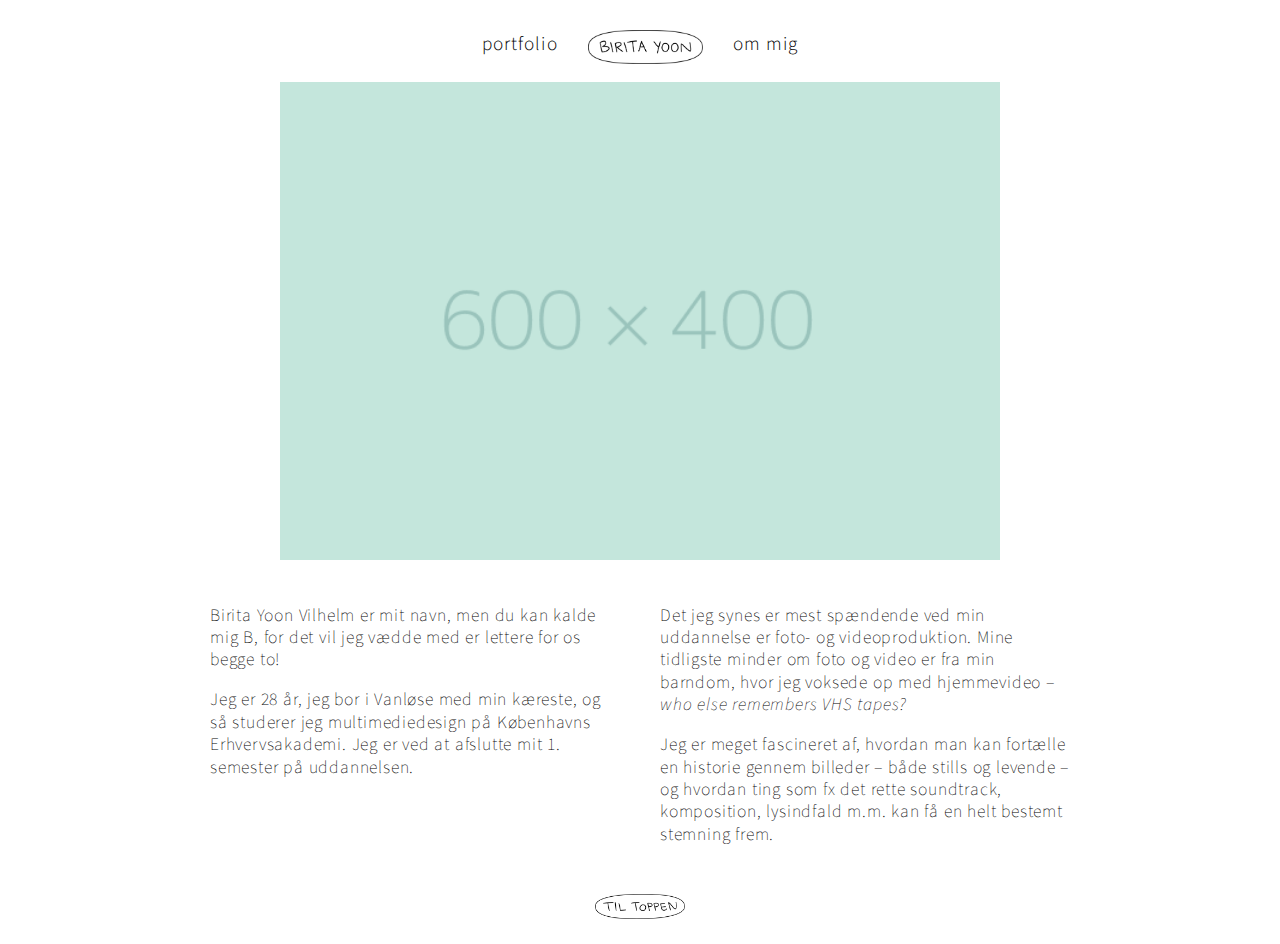
<file: om.html>
<!DOCTYPE html>
<html lang="da">

<head>
    <meta charset="utf-8">
    <meta name="viewport" content="width=device-width, initial-scale=1.0">
    <title>Birita Yoon – Portfolioeksamen</title>
    <meta name="robots" content="noindex">

    <link rel="preconnect" href="https://fonts.gstatic.com">
    <link href="https://fonts.googleapis.com/css2?family=Source+Sans+Pro:wght@200;300;400&display=swap" rel="stylesheet">
</head>


<body>

    <header>
        <nav>
            <div id="menu">
                <a href="portfolio.html" id="link2">portfolio</a>
                <a href="index.html" id="link1"><img src="billeder/favicon.png" alt="favicon"></a>
                <a href="om.html" id="link3">om mig</a>
            </div>
        </nav>
    </header>


    <div id="meee">
        <img src="billeder/mig.png" alt="portræt">
    </div>

    <div id="om">
        <div class="col1">
            <p>Birita Yoon Vilhelm er mit navn, men du kan kalde mig B, for det vil jeg vædde med er lettere for os begge to!
            </p>

            <p>Jeg er 28 år, jeg bor i Vanløse med min kæreste, og så studerer jeg multimediedesign på Københavns Erhvervsakademi. Jeg er ved at afslutte mit 1. semester på uddannelsen.</p>
        </div>

        <div class="col2">
            <p>Det jeg synes er mest spændende ved min uddannelse er foto- og videoproduktion. Mine tidligste minder om foto og video er fra min barndom, hvor jeg voksede op med hjemmevideo – <i>who else remembers VHS tapes?</i></p>

            <p>Jeg er meget fascineret af, hvordan man kan fortælle en historie gennem billeder – både stills og levende – og hvordan ting som fx det rette soundtrack, komposition, lysindfald m.m. kan få en helt bestemt stemning frem.</p>
        </div>
    </div>




    <footer>
        <a href="#top" id="footer_link"><img src="billeder/tiltoppen.png" alt="til toppen"></a>
    </footer>



    <link rel="stylesheet" href="style.css">

</body>




</html>
</file>
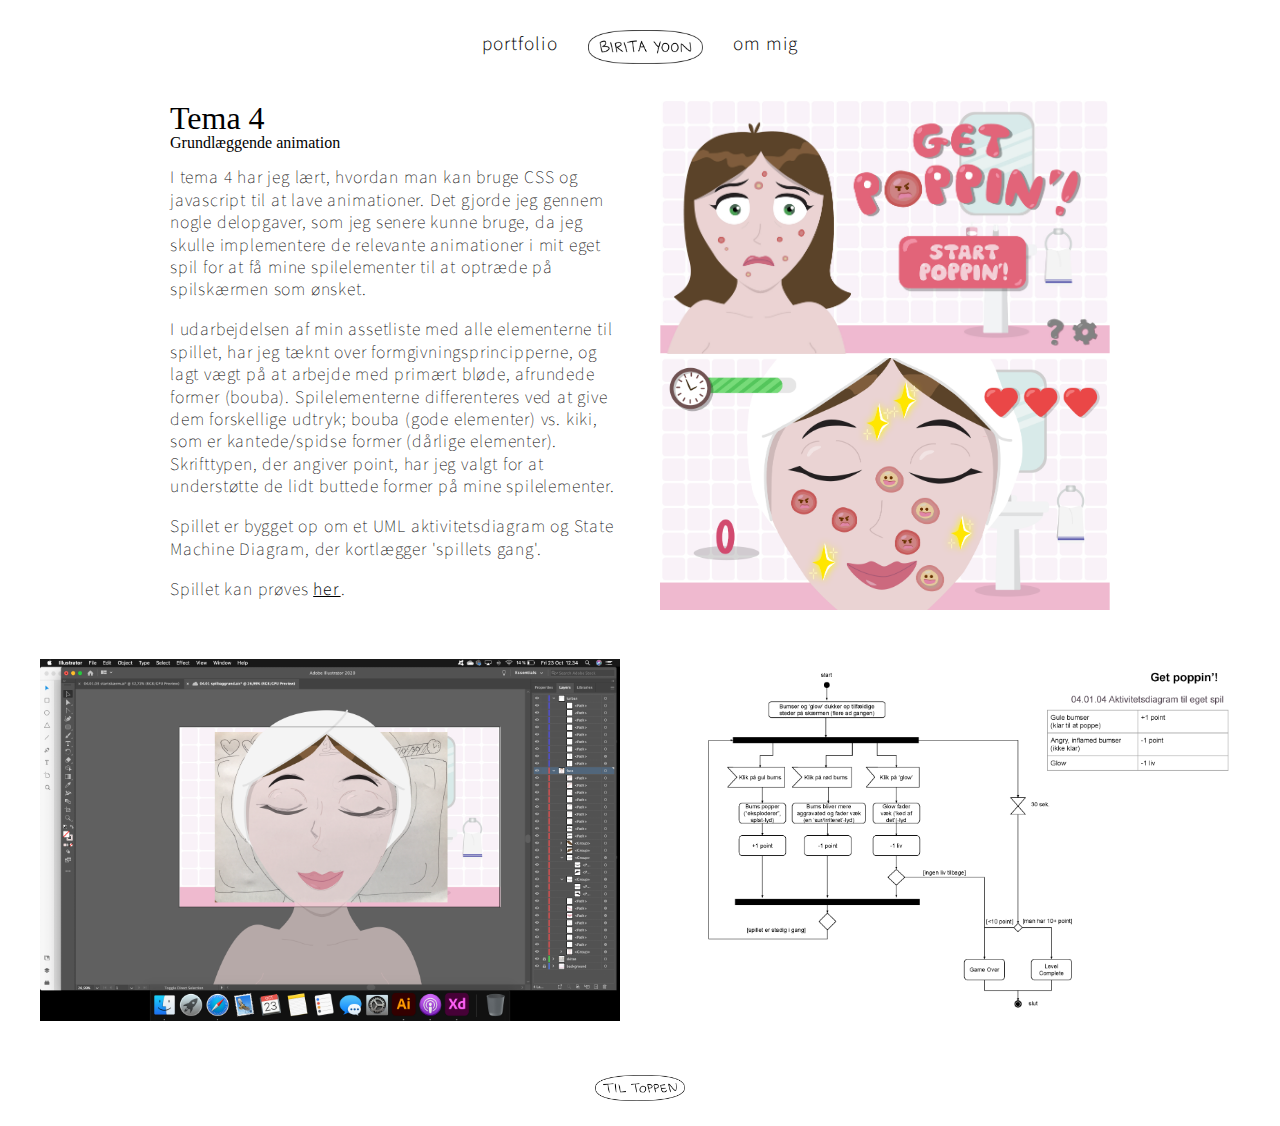
<file: tema4.html>
<!DOCTYPE html>
<html lang="da">

<head>
    <meta charset="utf-8">
    <meta name="viewport" content="width=device-width, initial-scale=1.0">
    <title>Birita Yoon – Portfolioeksamen</title>
    <meta name="robots" content="noindex">

    <link rel="preconnect" href="https://fonts.gstatic.com">
    <link href="https://fonts.googleapis.com/css2?family=Source+Sans+Pro:wght@200;300;400&display=swap" rel="stylesheet">
</head>


<body>
    <a id="top"></a>

    <header>
        <nav>
            <div id="menu">
                <a href="portfolio.html" id="link2">portfolio</a>
                <a href="index.html" id="link1"><img src="billeder/favicon.png" alt="favicon"></a>
                <a href="om.html" id="link3">om mig</a>
            </div>
        </nav>
    </header>


    <div id="om_tema1">
        <div class="col1">
            <h1>Tema 4</h1>
            <h2>Grundlæggende animation</h2>

            <p>I tema 4 har jeg lært, hvordan man kan bruge CSS og javascript til at lave animationer. Det gjorde jeg gennem nogle delopgaver, som jeg senere kunne bruge, da jeg skulle implementere de relevante animationer i mit eget spil for at få mine spilelementer til at optræde på spilskærmen som ønsket.</p>

            <p>I udarbejdelsen af min assetliste med alle elementerne til spillet, har jeg tæknt over formgivningsprincipperne, og lagt vægt på at arbejde med primært bløde, afrundede former (bouba). Spilelementerne differenteres ved at give dem forskellige udtryk; bouba (gode elementer) vs. kiki, som er kantede/spidse former (dårlige elementer). Skrifttypen, der angiver point, har jeg valgt for at understøtte de lidt buttede former på mine spilelementer.</p>

            <p>Spillet er bygget op om et UML aktivitetsdiagram og State Machine Diagram, der kortlægger 'spillets gang'.</p>

            <p>Spillet kan prøves <a href="https://biritayoon.dk/kea/04_animation/spil/index.html">her</a>.</p>
        </div>

        <div class="col2">
            <img src="billeder/tema4/startskaerm.jpg" alt="startskærm">
            <img src="billeder/tema4/spil.png" alt="spilskærm">
        </div>
    </div>


    <div id="om_tema2">
        <div class="col1">
            <img src="billeder/tema4/spilproces.png" alt="photoshop proces">
        </div>

        <div class="col2">
            <img src="billeder/tema4/aktivitetsdiagram.png" alt="skitse af spil">
        </div>
    </div>




    <footer>
        <a href="#top" id="footer_link"><img src="billeder/tiltoppen.png" alt="til toppen"></a>
    </footer>



    <link rel="stylesheet" href="style.css">

</body>

</html>
</file>
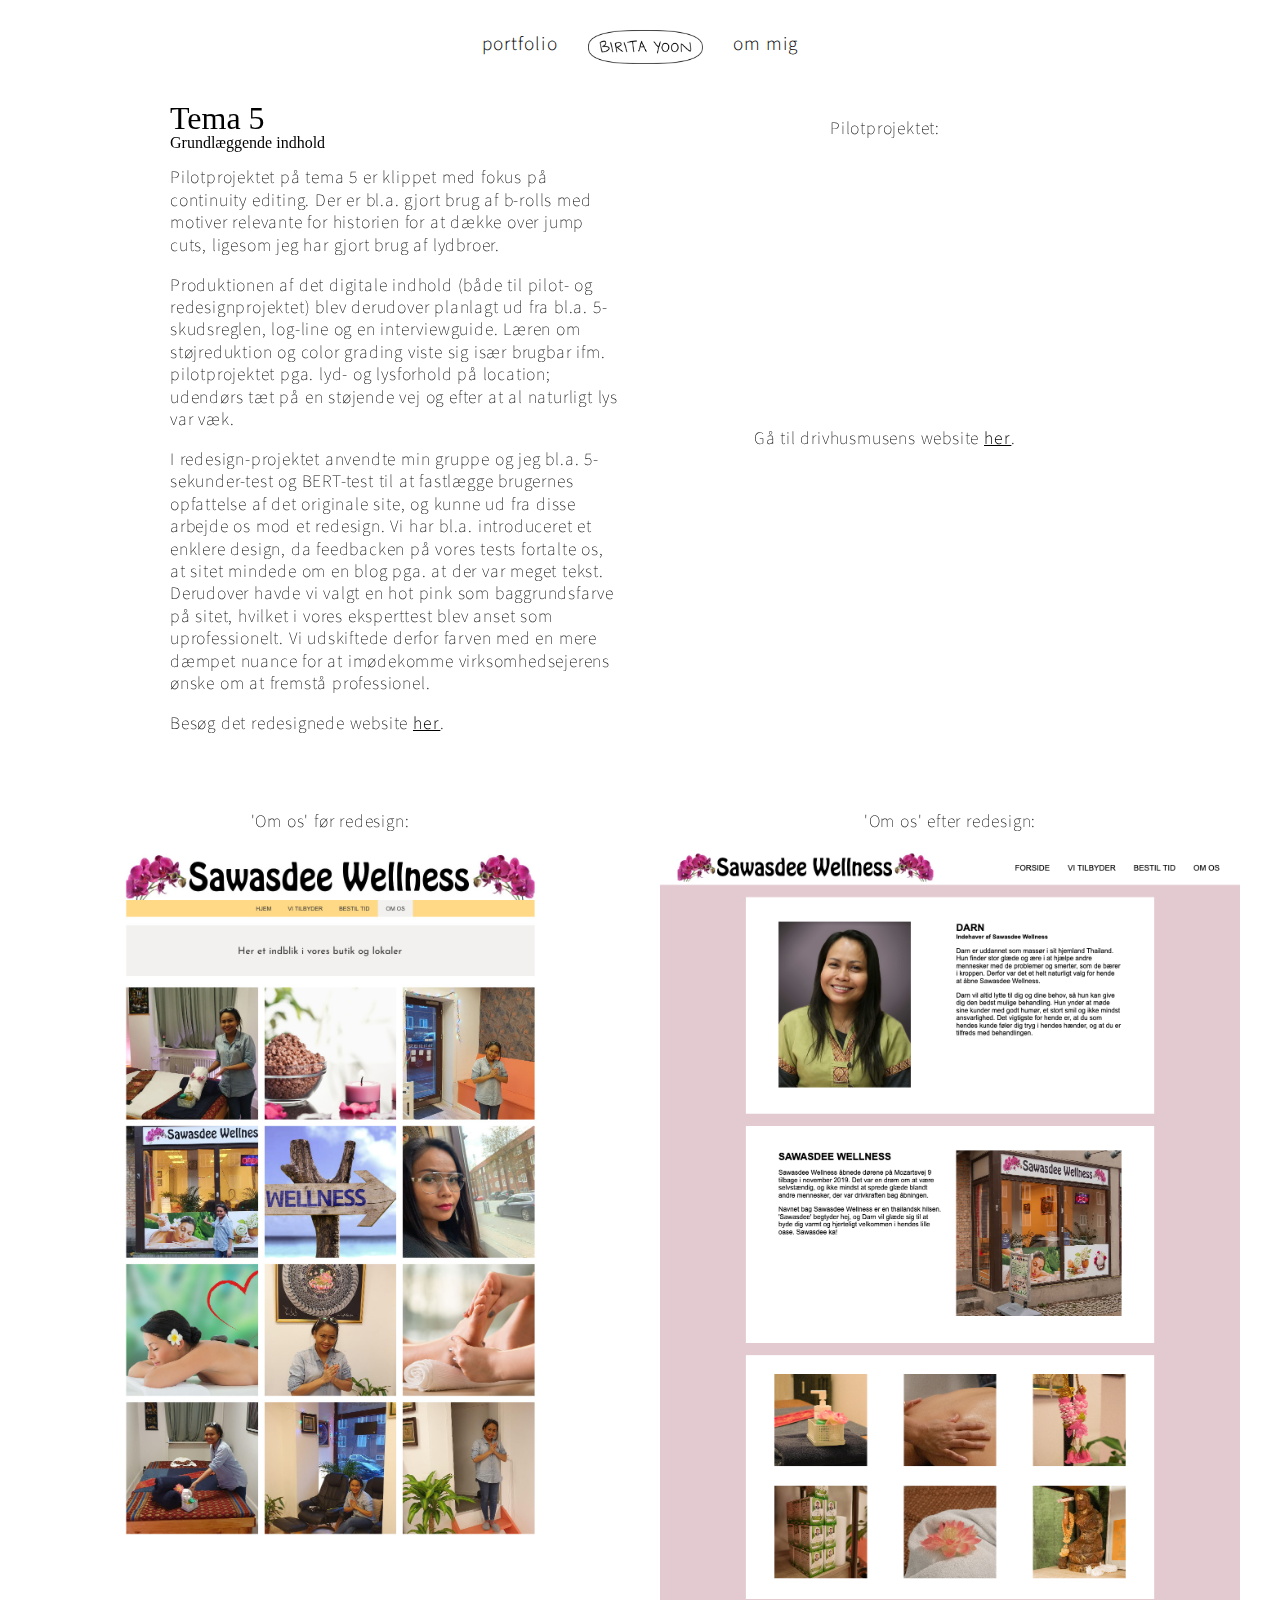
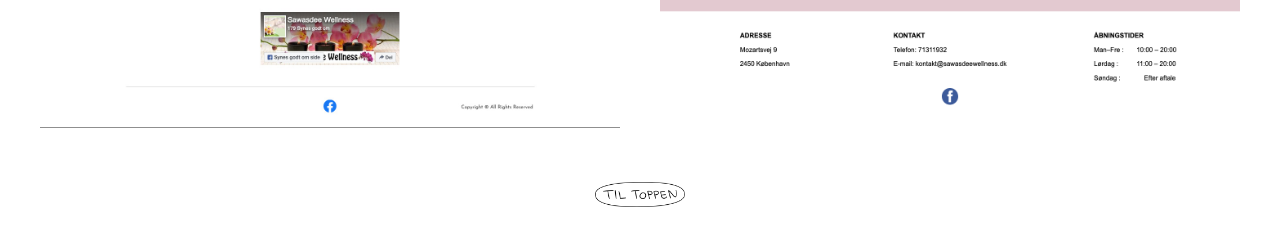
<file: tema5.html>
<!DOCTYPE html>
<html lang="da">

<head>
    <meta charset="utf-8">
    <meta name="viewport" content="width=device-width, initial-scale=1.0">
    <title>Birita Yoon – Portfolioeksamen</title>
    <meta name="robots" content="noindex">

    <link rel="preconnect" href="https://fonts.gstatic.com">
    <link href="https://fonts.googleapis.com/css2?family=Source+Sans+Pro:wght@200;300;400&display=swap" rel="stylesheet">
</head>


<body>
    <a id="top"></a>

    <header>
        <nav>
            <div id="menu">
                <a href="portfolio.html" id="link2">portfolio</a>
                <a href="index.html" id="link1"><img src="billeder/favicon.png" alt="favicon"></a>
                <a href="om.html" id="link3">om mig</a>
            </div>
        </nav>
    </header>


    <div id="om_tema1">
        <div class="col1">
            <h1>Tema 5</h1>
            <h2>Grundlæggende indhold</h2>

            <p>Pilotprojektet på tema 5 er klippet med fokus på continuity editing. Der er bl.a. gjort brug af b-rolls med motiver relevante for historien for at dække over jump cuts, ligesom jeg har gjort brug af lydbroer.</p>

            <p>Produktionen af det digitale indhold (både til pilot- og redesignprojektet) blev derudover planlagt ud fra bl.a. 5-skudsreglen, log-line og en interviewguide. Læren om støjreduktion og color grading viste sig især brugbar ifm. pilotprojektet pga. lyd- og lysforhold på location; udendørs tæt på en støjende vej og efter at al naturligt lys var væk.</p>

            <p>I redesign-projektet anvendte min gruppe og jeg bl.a. 5-sekunder-test og BERT-test til at fastlægge brugernes opfattelse af det originale site, og kunne ud fra disse arbejde os mod et redesign. Vi har bl.a. introduceret et enklere design, da feedbacken på vores tests fortalte os, at sitet mindede om en blog pga. at der var meget tekst. Derudover havde vi valgt en hot pink som baggrundsfarve på sitet, hvilket i vores eksperttest blev anset som uprofessionelt. Vi udskiftede derfor farven med en mere dæmpet nuance for at imødekomme virksomhedsejerens ønske om at fremstå professionel.</p>

            <p>Besøg det redesignede website <a href="https://gallant-fermi-fba485.netlify.app">her</a>.</p>
        </div>

        <div class="col2">
            <p class="picinfo">Pilotprojektet:</p>
            <div id="video_container">
                <div id="video">
                    <iframe width="560" height="315" src="https://www.youtube.com/embed/3jsvPeeiw-I" allow="accelerometer; autoplay; clipboard-write; encrypted-media; gyroscope; picture-in-picture" allowfullscreen></iframe>
                </div>
            </div>

            <p class="picinfo">Gå til drivhusmusens website <a href="https://biritayoon.dk/drivhusmusen">her</a>.</p>
        </div>
    </div>


    <div id="om_tema2">
        <div class="col1">
            <p class="picinfo">'Om os' før redesign:</p>
            <img src="billeder/tema5/om_foer.jpg" alt="billede her">
        </div>

        <div class="col2">
            <p class="picinfo">'Om os' efter redesign:</p>
            <img src="billeder/tema5/om_efter.png" alt="billede her">
        </div>
    </div>




    <footer>
        <a href="#top" id="footer_link"><img src="billeder/tiltoppen.png" alt="til toppen"></a>
    </footer>




    <link rel="stylesheet" href="style.css">

</body>


</html>
</file>
<file: style.css>
body {
    margin: 0 auto;
    background-color: white;
}

header img {
    width: 115px;
}


p {
    color: #000000;
    text-decoration: none;
    font-family: 'Source Sans Pro', sans-serif;
    font-size: 0.8rem;
    font-weight: 200;
    letter-spacing: 0.05rem;
    line-height: 1.4rem;
}


h1 {
    font-family: temeraire, serif;
    font-weight: 400;
    font-style: normal;
    margin: auto;
    font-size: 1.4rem;
}

h2 {
    font-family: temeraire, serif;
    font-weight: 400;
    font-style: normal;
    margin: 0;
    line-height: 0.8;
    font-size: .9rem;
}


img {
    max-width: 100%;
    height: auto;
}

.hide {
    display: none;
}



/* MENU */
#menu {
    top: 0;
    padding-top: 20px;
    margin: 0;
    display: flex;
    flex-direction: row;
    justify-content: center;
}


/* STYLING AF LINKS */

a:link {
    color: #000000;
    text-decoration: none;
    font-family: 'Source Sans Pro', sans-serif;
    font-size: 1.1rem;
    font-weight: 200;
    letter-spacing: 0.07rem;
    padding: 10px;
}

a:visited {
    color: #000000;
}

a:active {
    color: #000000;
}


p a:link {
    text-decoration: underline;
    font-size: 0.8rem;
    padding: 0;
}



#footer_link {
    font-size: 0.8rem;
    display: block;
    text-align: center;
    padding-bottom: 20px;
}

footer img {
    width: 80px;
}

#herknap {
    width: 35px;
}



/* FORSIDE */

#b {
    position: absolute;
    width: 20px;
    height: 20px;
    background-image: url(billeder/bogstaver/b.png);
    background-size: 100%;

    top: 41.6vw;
    left: 14.8vw;
    transform: rotate(-22.2deg);
}

#i {
    position: absolute;
    width: 20px;
    height: 20px;
    background-image: url(billeder/bogstaver/i.png);
    background-size: 100%;

    top: 39.5vw;
    left: 19.8vw;
    transform: rotate(-4.2deg);
}

#r {
    position: absolute;
    width: 20px;
    height: 20px;
    background-image: url(billeder/bogstaver/r.png);
    background-size: 100%;

    top: 39.1vw;
    left: 24.4vw;
    transform: rotate(11.8deg);
}

#i2 {
    position: absolute;
    width: 20px;
    height: 20px;
    background-image: url(billeder/bogstaver/i.png);
    background-size: 100%;

    top: 39.8vw;
    left: 29.1vw;
    transform: rotate(24.8deg);
}

#t {
    position: absolute;
    width: 20px;
    height: 20px;
    background-image: url(billeder/bogstaver/t.png);
    background-size: 100%;

    top: 41.2vw;
    left: 33.6vw;
    transform: rotate(12.8deg);
}

#a {
    position: absolute;
    width: 20px;
    height: 20px;
    background-image: url(billeder/bogstaver/a.png);
    background-size: 100%;

    top: 39.8vw;
    left: 40.8vw;
    transform: rotate(-13.5deg);
}


#y {
    position: absolute;
    width: 20px;
    height: 20px;
    background-image: url(billeder/bogstaver/y.png);
    background-size: 100%;

    top: 54.5vw;
    left: 40.5vw;
    transform: rotate(8.8deg);
}

#o {
    position: absolute;
    width: 20px;
    height: 20px;
    background-image: url(billeder/bogstaver/o.png);
    background-size: 100%;

    top: 54.6vw;
    left: 46vw;
    transform: rotate(17.8deg);
}

#o2 {
    position: absolute;
    width: 20px;
    height: 20px;
    background-image: url(billeder/bogstaver/o.png);
    background-size: 100%;

    top: 56.3vw;
    left: 51vw;
    transform: rotate(27.8deg);
}

#n {
    position: absolute;
    width: 20px;
    height: 20px;
    background-image: url(billeder/bogstaver/n.png);
    background-size: 100%;

    top: 56.5vw;
    left: 58vw;
    transform: rotate(3.8deg);
}

#s {
    position: absolute;
    width: 20px;
    height: 20px;
    background-image: url(billeder/bogstaver/s.png);
    background-size: 100%;

    top: 54.7vw;
    left: 64.2vw;
    transform: rotate(-11.2deg);
}


#p {
    position: absolute;
    width: 20px;
    height: 20px;
    background-image: url(billeder/bogstaver/p.png);
    background-size: 100%;

    top: 75vw;
    left: 26.4vw;
    transform: rotate(-12.2deg);
}

#o3 {
    position: absolute;
    width: 20px;
    height: 20px;
    background-image: url(billeder/bogstaver/o.png);
    background-size: 100%;

    top: 71.5vw;
    left: 32.3vw;
    transform: rotate(-2.2deg);
}

#r2 {
    position: absolute;
    width: 20px;
    height: 20px;
    background-image: url(billeder/bogstaver/r.png);
    background-size: 100%;

    top: 73vw;
    left: 39.5vw;
    transform: rotate(25.8deg);
}

#t2 {
    position: absolute;
    width: 20px;
    height: 20px;
    background-image: url(billeder/bogstaver/t.png);
    background-size: 100%;

    top: 75.5vw;
    left: 46vw;
    transform: rotate(13.8deg);
}

#f {
    position: absolute;
    width: 20px;
    height: 20px;
    background-image: url(billeder/bogstaver/f.png);
    background-size: 100%;

    top: 74vw;
    left: 53vw;
    transform: rotate(2.8deg);
}

#o4 {
    position: absolute;
    width: 20px;
    height: 20px;
    background-image: url(billeder/bogstaver/o.png);
    background-size: 100%;

    top: 73vw;
    left: 59.7vw;
    transform: rotate(-2.2deg);
}

#l {
    position: absolute;
    width: 20px;
    height: 20px;
    background-image: url(billeder/bogstaver/l.png);
    background-size: 100%;

    top: 73vw;
    left: 67vw;
    transform: rotate(16.8deg)
}

#i3 {
    position: absolute;
    width: 20px;
    height: 20px;
    background-image: url(billeder/bogstaver/i.png);
    background-size: 100%;

    top: 75vw;
    left: 72vw;
    transform: rotate(6.8deg);
}

#o5 {
    position: absolute;
    width: 20px;
    height: 20px;
    background-image: url(billeder/bogstaver/o.png);
    background-size: 100%;

    top: 73.5vw;
    left: 79.1vw;
    transform: rotate(0.8deg);
}





/* PORTFOLIO */
#portfolio {
    margin: 0 15px;
}




/* OM MIG */

#meee {
    display: flex;
    justify-content: center;
}

#meee img {
    width: 70%;
}

#om {
    margin: 30px 30px 20px;
}





/* TEMA-SIDER */
#om_tema1 {
    margin: 0px 30px 40px;
}

#om_tema2 {
    margin: 20px 20px 0 20px;
}


.picinfo {
    text-align: center;
}


/* DRIVHUSMUSEN VIDEO */

#video_container {
    position: relative;
    height: 0;
    padding-bottom: 56.25%;
    z-index: -1;
}

#video iframe {
    width: 100%;
    height: 100%;
    position: absolute;
    top: 0;
    left: 0;
    border: none;

}







/* MEDIA QUERY TIL desktop....... LAVES OM TIL 'TABLET'..... sørg for at rykke de relevante ting ned i dekstop media query længere nede */

@media screen and (min-width: 700px) {

    p {
        color: #000000;
        text-decoration: none;
        font-family: 'Source Sans Pro', sans-serif;
        font-size: 1.1rem;
        font-weight: 200;
        letter-spacing: 0.05rem;
        line-height: 1.4rem;
    }

    h1 {
        font-family: temeraire, serif;
        font-weight: 400;
        font-style: normal;
        margin: auto;
        font-size: 2rem;
    }

    h2 {
        font-family: temeraire, serif;
        font-weight: 400;
        font-style: normal;
        margin: 0;
        line-height: 0.8;
        font-size: 1rem;
    }


    /* MENU */

    #menu {
        position: fixed;
        width: 100%;
        background-color: white;
    }

    a:link {
        color: #000000;
        text-decoration: none;
        font-family: 'Source Sans Pro', sans-serif;
        font-size: 1.2rem;
        font-weight: 300;
        letter-spacing: 0.07rem;
        padding: 10px 15px;
    }

    nav a:hover:nth-child(odd) {
        color: #8d8d8d;
        /*text-decoration: underline;*/
    }


    p a:link {
        text-decoration: underline;
        font-size: 1.1rem;
    }

    footer img {
        width: 90px;
    }


    #herknap {
        width: 40px;
    }






    /* FORSIDE */

    #b {
        position: absolute;
        width: 20px;
        height: 20px;
        background-image: url(billeder/bogstaver/b.png);
        background-size: 100%;

        top: 21.6vw;
        left: 24.8vw;
        transform: rotate(-22.2deg);
    }

    #i {
        position: absolute;
        width: 20px;
        height: 20px;
        background-image: url(billeder/bogstaver/i.png);
        background-size: 100%;

        top: 19.5vw;
        left: 28.8vw;
        transform: rotate(-4.2deg);
    }

    #r {
        position: absolute;
        width: 20px;
        height: 20px;
        background-image: url(billeder/bogstaver/r.png);
        background-size: 100%;

        top: 19.1vw;
        left: 33.4vw;
        transform: rotate(11.8deg);
    }

    #i2 {
        position: absolute;
        width: 20px;
        height: 20px;
        background-image: url(billeder/bogstaver/i.png);
        background-size: 100%;

        top: 19.8vw;
        left: 38.1vw;
        transform: rotate(24.8deg);
    }

    #t {
        position: absolute;
        width: 20px;
        height: 20px;
        background-image: url(billeder/bogstaver/t.png);
        background-size: 100%;

        top: 21.2vw;
        left: 42.6vw;
        transform: rotate(12.8deg);
    }

    #a {
        position: absolute;
        width: 20px;
        height: 20px;
        background-image: url(billeder/bogstaver/a.png);
        background-size: 100%;

        top: 19.8vw;
        left: 47.8vw;
        transform: rotate(-13.5deg);
    }


    #y {
        position: absolute;
        width: 20px;
        height: 20px;
        background-image: url(billeder/bogstaver/y.png);
        background-size: 100%;

        top: 19vw;
        left: 55.5vw;
        transform: rotate(8.8deg);
    }

    #o {
        position: absolute;
        width: 20px;
        height: 20px;
        background-image: url(billeder/bogstaver/o.png);
        background-size: 100%;

        top: 19.1vw;
        left: 60vw;
        transform: rotate(17.8deg);
    }

    #o2 {
        position: absolute;
        width: 20px;
        height: 20px;
        background-image: url(billeder/bogstaver/o.png);
        background-size: 100%;

        top: 20.6vw;
        left: 64vw;
        transform: rotate(27.8deg);
    }

    #n {
        position: absolute;
        width: 20px;
        height: 20px;
        background-image: url(billeder/bogstaver/n.png);
        background-size: 100%;

        top: 20.5vw;
        left: 69vw;
        transform: rotate(3.8deg);
    }

    #s {
        position: absolute;
        width: 20px;
        height: 20px;
        background-image: url(billeder/bogstaver/s.png);
        background-size: 100%;

        top: 19.2vw;
        left: 73.2vw;
        transform: rotate(-11.2deg);
    }


    #p {
        position: absolute;
        width: 20px;
        height: 20px;
        background-image: url(billeder/bogstaver/p.png);
        background-size: 100%;

        top: 30vw;
        left: 30vw;
        transform: rotate(-18.2deg);
    }

    #o3 {
        position: absolute;
        width: 20px;
        height: 20px;
        background-image: url(billeder/bogstaver/o.png);
        background-size: 100%;

        top: 28.5vw;
        left: 35vw;
        transform: rotate(-2.2deg);
    }

    #r2 {
        position: absolute;
        width: 20px;
        height: 20px;
        background-image: url(billeder/bogstaver/r.png);
        background-size: 100%;

        top: 30vw;
        left: 40vw;
        transform: rotate(35.8deg);
    }

    #t2 {
        position: absolute;
        width: 20px;
        height: 20px;
        background-image: url(billeder/bogstaver/t.png);
        background-size: 100%;

        top: 31.5vw;
        left: 45vw;
        transform: rotate(8.8deg);
    }

    #f {
        position: absolute;
        width: 20px;
        height: 20px;
        background-image: url(billeder/bogstaver/f.png);
        background-size: 100%;

        top: 30vw;
        left: 50vw;
        transform: rotate(-2.2deg);
    }

    #o4 {
        position: absolute;
        width: 20px;
        height: 20px;
        background-image: url(billeder/bogstaver/o.png);
        background-size: 100%;

        top: 29vw;
        left: 55vw;
        transform: rotate(-2.2deg);
    }

    #l {
        position: absolute;
        width: 20px;
        height: 20px;
        background-image: url(billeder/bogstaver/l.png);
        background-size: 100%;

        top: 30vw;
        left: 60vw;
        transform: rotate(27.8deg);
    }

    #i3 {
        position: absolute;
        width: 20px;
        height: 20px;
        background-image: url(billeder/bogstaver/i.png);
        background-size: 100%;

        top: 31vw;
        left: 65vw;
        transform: rotate(26.8deg);
    }

    #o5 {
        position: absolute;
        width: 20px;
        height: 20px;
        background-image: url(billeder/bogstaver/o.png);
        background-size: 100%;

        top: 29.5vw;
        left: 69.7vw;
        transform: rotate(-11.2deg);
    }




    /* PORTFOLIO */

    #portfolio {
        display: grid;
        grid-template-columns: 1fr 1fr;
        grid-template-rows: 1fr 1fr;
        gap: 15px 20px;
        margin: 97px 70px 30px;
    }

    .img2 {
        grid-column: 1/2;
        grid-row: 1/2;
    }

    .img3 {
        grid-column: 2/3;
        grid-row: 1/2;
    }

    .img4 {
        grid-column: 3/4;
        grid-row: 1/2;
    }

    .img5 {
        grid-column: 1/2;
        grid-row: 2/3;
    }

    .img6 {
        grid-column: 2/3;
        grid-row: 2/3;
    }


    #tema2,
    #tema3,
    #tema4,
    #tema5 {
        position: relative;
    }

    #tema2hover,
    #tema3hover,
    #tema4hover,
    #tema5hover {
        position: absolute;
        top: 50%;
        left: 50%;
        transform: translate(-50%, -50%);
        width: 40%;
    }

    .opacity {
        opacity: 0.2;
    }

    #portfoliofooter_link {
        visibility: hidden;
    }




    /* OM MIG */
    #meee {
        display: flex;
        justify-content: center;
        margin: 80px 40px 0px;
    }

    #om {
        display: grid;
        grid-template-columns: 1fr 1fr;
        margin: 7px 40px;
    }




    /* OM TEMAERNE */
    #om_tema1 {
        display: grid;
        grid-template-columns: 1fr 1fr;
        margin: 80px 50px 0px;
    }

    #om_tema2 {
        display: grid;
        grid-template-columns: 1fr 1fr;
        margin: 0px 20px;
        padding-bottom: 20px;
    }

    .col1 {
        grid-column: 1/2;
        padding: 20px;
    }

    .col2 {
        grid-column: 2/2;
        padding: 20px;
    }

}

#prototype {
    display: flex;
    justify-content: center;
}

#prototype iframe {
    border: none;
}






@media screen and (min-width:1000px) {

    /* OM MIG */
    #om {
        display: grid;
        grid-template-columns: 1fr 1fr;
        margin: 7px 190px 0px;
    }

    #meee img {
        width: 60%;
    }


    #om_tema1 {
        display: grid;
        grid-template-columns: 1fr 1fr;
        margin: 80px 150px 0px;
    }
}






@media screen and (min-width:1400px) {

    #portfolio {
        display: grid;
        grid-template-columns: 1fr 1fr;
        grid-template-rows: 1fr 1fr;
        gap: 15px 20px;
        margin: 97px 200px 30px;
    }


    #meee img {
        width: 40%;
    }

    #om {
        display: grid;
        grid-template-columns: 1fr 1fr;
        margin: 7px 350px 0px;
    }



    /* OM TEMAERNE */
    #om_tema1 {
        display: grid;
        grid-template-columns: 1fr 1fr;
        margin: 80px 230px 0px;
    }

    #om_tema2 {
        display: grid;
        grid-template-columns: 1fr 1fr;
        margin: 0px 130px;
        padding-bottom: 20px;
    }

    #prototype {
        display: flex;
        justify-content: center;
    }


}
</file>
